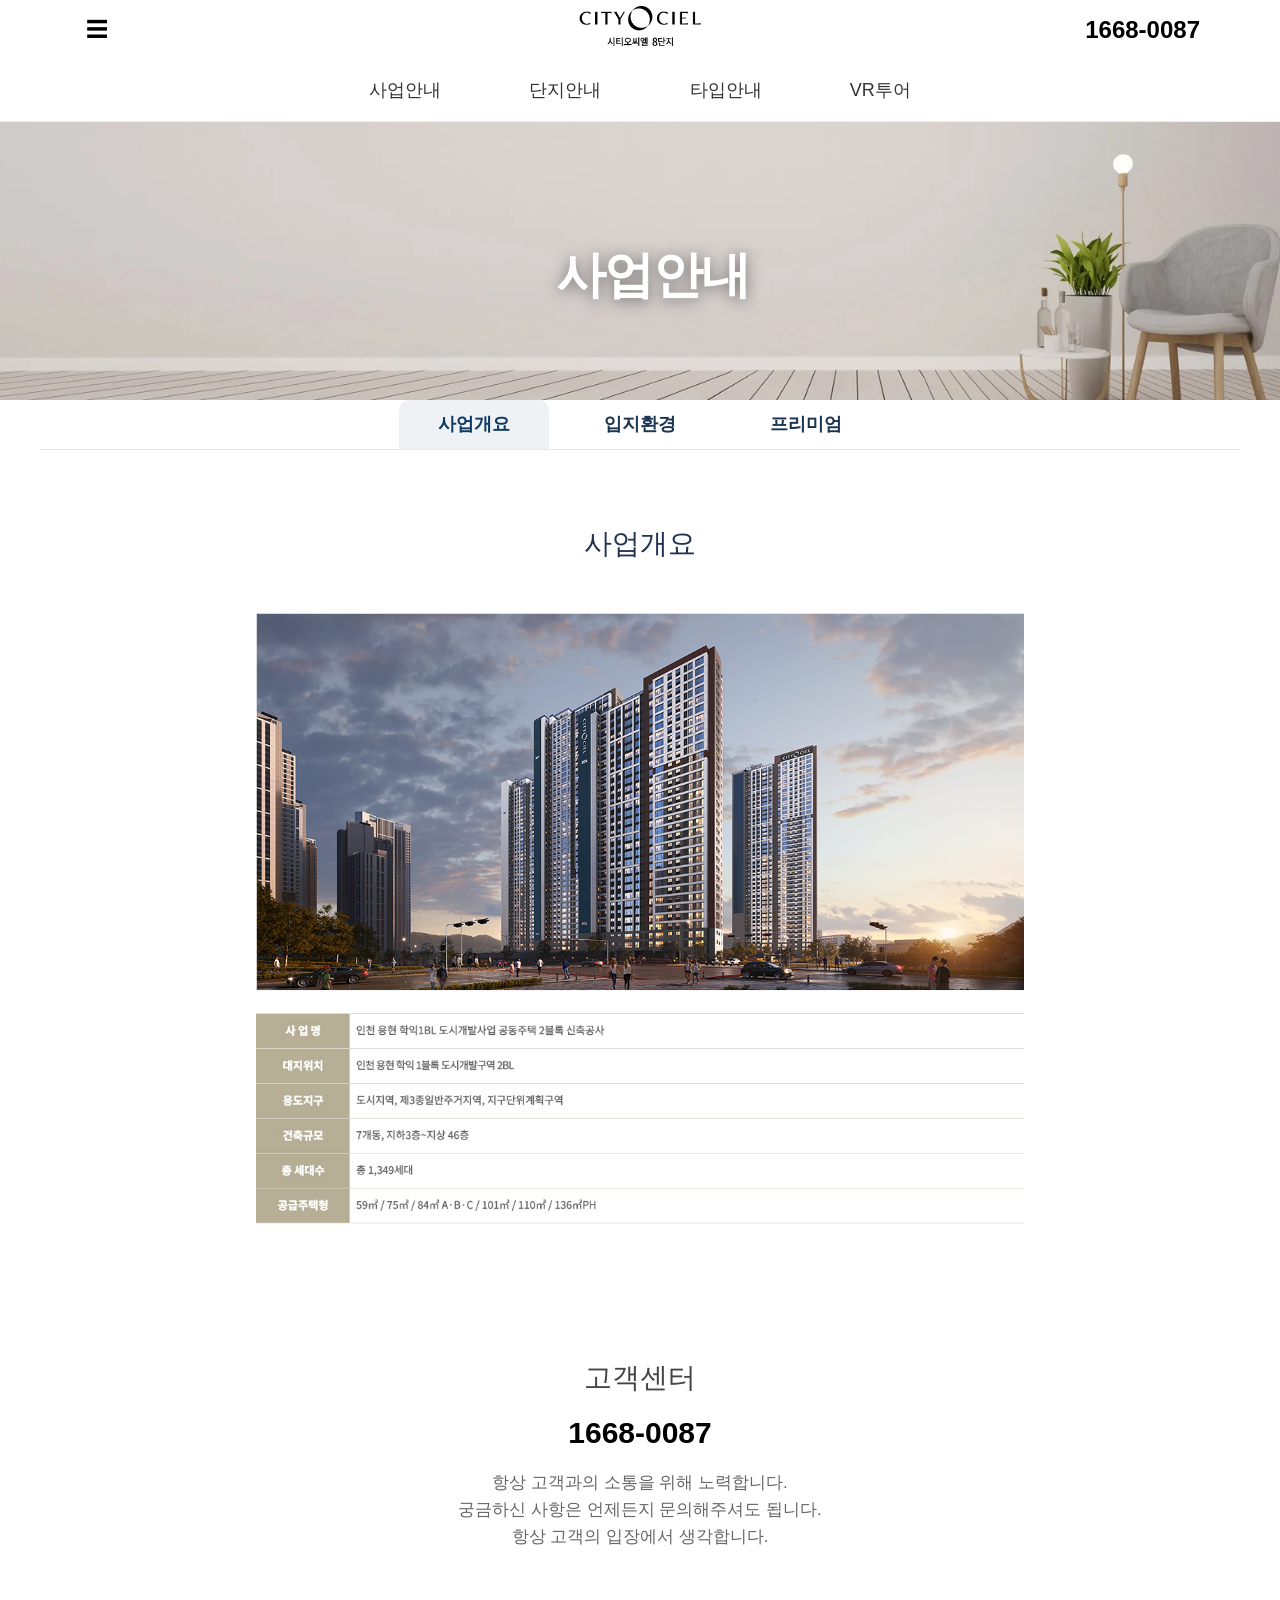
<file: business.html>
<!doctype html>
<html lang="ko">
<head>
  <meta charset="utf-8">
  <meta name="viewport" content="width=device-width, initial-scale=1">

  <!-- ✅ SEO 최적화: 서브페이지 전용 키워드 강화 -->
  <title>사업안내 | 시티오씨엘 8단지</title>
  <meta name="description" content="시티오씨엘 8단지">
  <meta name="robots" content="index, follow">
  <link rel="canonical" href="https://world-meridian.vercel.app/business.html">

  <!-- 브라우저 UI 색상 최적화 (모바일) -->
  <meta name="theme-color" content="#1a2a4e">

  <!-- ✅ 성능 최적화: 외부 리소스 사전 연결 -->
  <link rel="preconnect" href="https://fonts.gstatic.com" crossorigin>
  <link rel="preconnect" href="https://fonts.googleapis.com">
  <link rel="preconnect" href="https://cdn.jsdelivr.net">
  <link rel="stylesheet" href="https://fonts.googleapis.com/css2?family=Noto+Sans:ital,wght@0,100..900;1,100..900&display=swap">

  <!-- CSS 링크 유지 (reset, common 등 순서 중요) -->
  <link rel="stylesheet" href="css/reset.css">
  <link rel="stylesheet" href="css/common.css">
  <link rel="stylesheet" href="css/desktop.css">
  <link rel="stylesheet" href="css/mobile.css" media="(max-width: 767px)">
  <link rel="stylesheet" href="css/page-business.css" media="(max-width: 767px)">

  <!-- ✅ SNS 공유 최적화 (OG/Twitter) -->
  <meta property="og:locale" content="ko_KR">
  <meta property="og:type" content="article">
  <meta property="og:site_name" content="시티오씨엘 8단지">
  <meta property="og:title" content="사업안내 | 시티오씨엘 8단지">
  <meta property="og:description" content="시티오씨엘 8단지">
  <meta property="og:url" content="https://world-meridian.vercel.app/business.html">
  <meta property="og:image" content="https://world-meridian.vercel.app/img/sam.png">

  <meta name="twitter:card" content="summary_large_image">
  <meta name="twitter:title" content="시티오씨엘 8단지 사업안내">
  <meta name="twitter:description" content="단지 규모와 입지 가치를 한눈에 확인하세요.">

  
  <!-- 메인 스크립트 (지연 실행) -->
  <script src="js/script.js" defer></script>
</head>
<body>

<!-- ✅ 공통 헤더 -->
<header class="header">
  <div class="nav-container">
    <!-- 햄버거 버튼 -->
    <button class="menu-btn" aria-controls="site-drawer" aria-expanded="false">☰</button>

    <!-- 브랜드 이미지 -->
    <div class="brands">
      <a href="index.html">
        <img src="img/log.png" alt="" class="brand-logo">
      </a>
    </div>

    <!-- 전화 아이콘 -->
    <a class="tel" href="tel:1668-0087">
      <img src="img/call_.png" alt="전화" class="tel-icon">
      <span class="tel-text">1668-0087</span>
    </a>
  </div>

  <nav class="nav-menu">
    <a href="business.html" class="nav-link">사업안내</a>
    <a href="complex.html" class="nav-link">단지안내</a>
    <a href="types.html" class="nav-link">타입안내</a>
    <a href="vr.html" class="nav-link">VR투어</a>
  </nav>

  </header>


<!-- 모바일/사이드 메뉴 -->
<div class="drawer" id="site-drawer" aria-hidden="true">
  <div class="drawer-backdrop" data-drawer-close></div>
  <aside class="drawer-panel" role="dialog" aria-modal="true" aria-label="전체 메뉴">
    <button class="drawer-close" type="button" aria-label="메뉴 닫기" data-drawer-close>×</button>
    <nav class="drawer-nav">
      <a class="drawer-link" href="business.html">사업안내</a>
      <a class="drawer-link" href="complex.html">단지안내</a>
      <a class="drawer-link" href="types.html">타입안내</a>
      <a class="drawer-link" href="vr.html">VR투어</a>
    </nav>
  </aside>
</div>

<!-- 안내 페이지 상단 Hero 섹션 -->
<section class="page-hero">
  <div class="page-hero-inner">
    <h2 class="hero-page-title">사업안내</h2>
  </div>
</section>

<!-- 안내 탭 -->
<nav class="subtabs" aria-label="사업안내 탭">
  <button class="subtab is-active" data-tab="overview">사업개요</button>
  <button class="subtab" data-tab="location">입지환경</button>
  <button class="subtab" data-tab="premium">프리미엄</button>
</nav>

<!-- 탭 패널들 -->
<section class="subtab-panel is-active" data-panel="overview">
  <h2 id="subtabs-title" class="subtabs-title">사업개요</h2>
  <div class="img-stack">
    <img src="img/business-overview-1.jpg" alt="사업개요 이미지 1" loading="lazy">
  </div>
</section>

<section class="subtab-panel" data-panel="location">
  <h2 id="subtabs-title" class="subtabs-title">입지환경</h2>
  <img src="img/loc_1.jpg" alt="입지환경 이미지" class="subimg">
</section>

<section class="subtab-panel" data-panel="premium">
  <h2 id="subtabs-title" class="subtabs-title">프리미엄</h2>
  <img src="img/img7.png" alt="프리미엄 이미지" class="subimg">
</section>

<!-- ✅ 공통 푸터 -->
<footer class="footer">
  <div class="footer-inner">
    <p class="footer-title">고객센터</p>
    <p class="footer-phone"><a href="tel:1668-0087">1668-0087</a></p>
    <p class="footer-text">항상 고객과의 소통을 위해 노력합니다.<br>
      궁금하신 사항은 언제든지 문의해주셔도 됩니다.<br>
      항상 고객의 입장에서 생각합니다.
    </p>
  </div>
</footer>

<!-- ✅ 하단 고정 바 -->
<div class="bottom-bar">
  <a href="index.html#section-form" class="bottom-link reserve-link">방문예약</a>
  <a href="tel:1668-0087" class="bottom-link call-link">1668-0087</a>
</div>


</body>
</html>
</file>
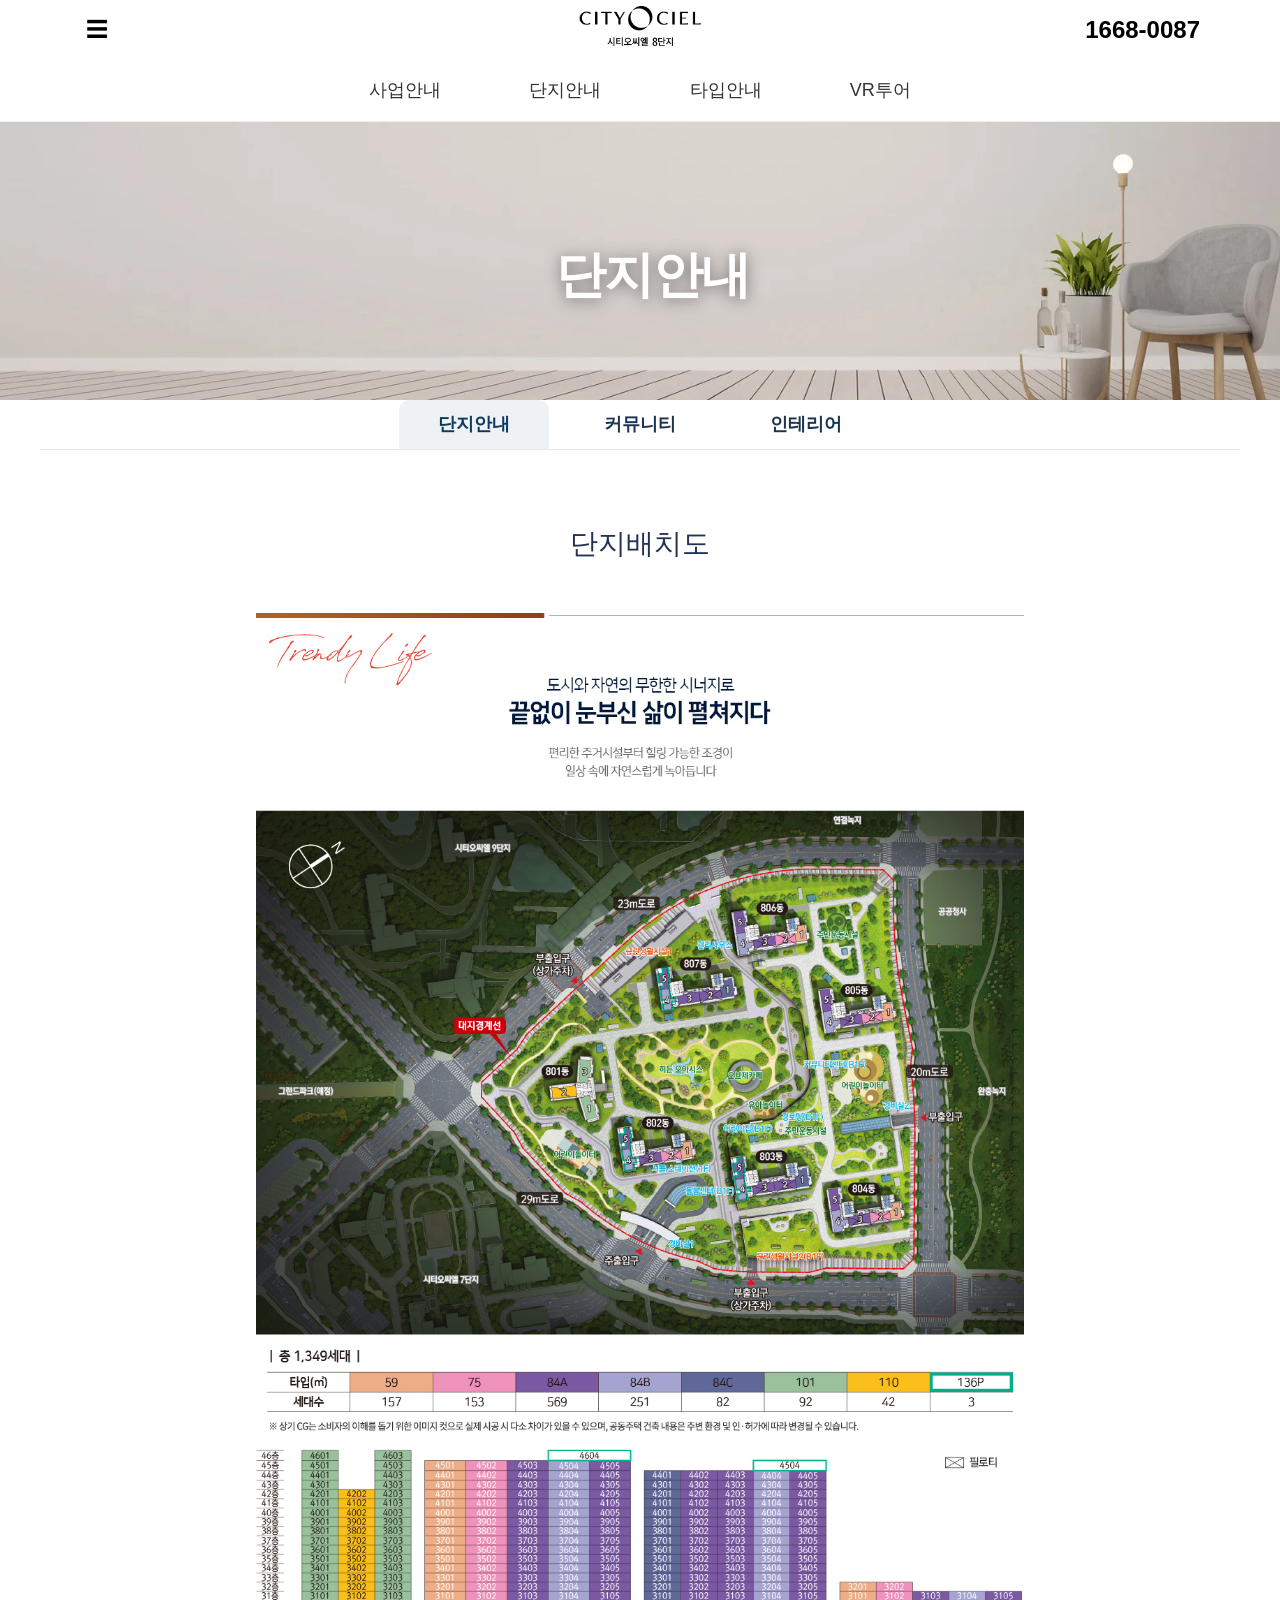
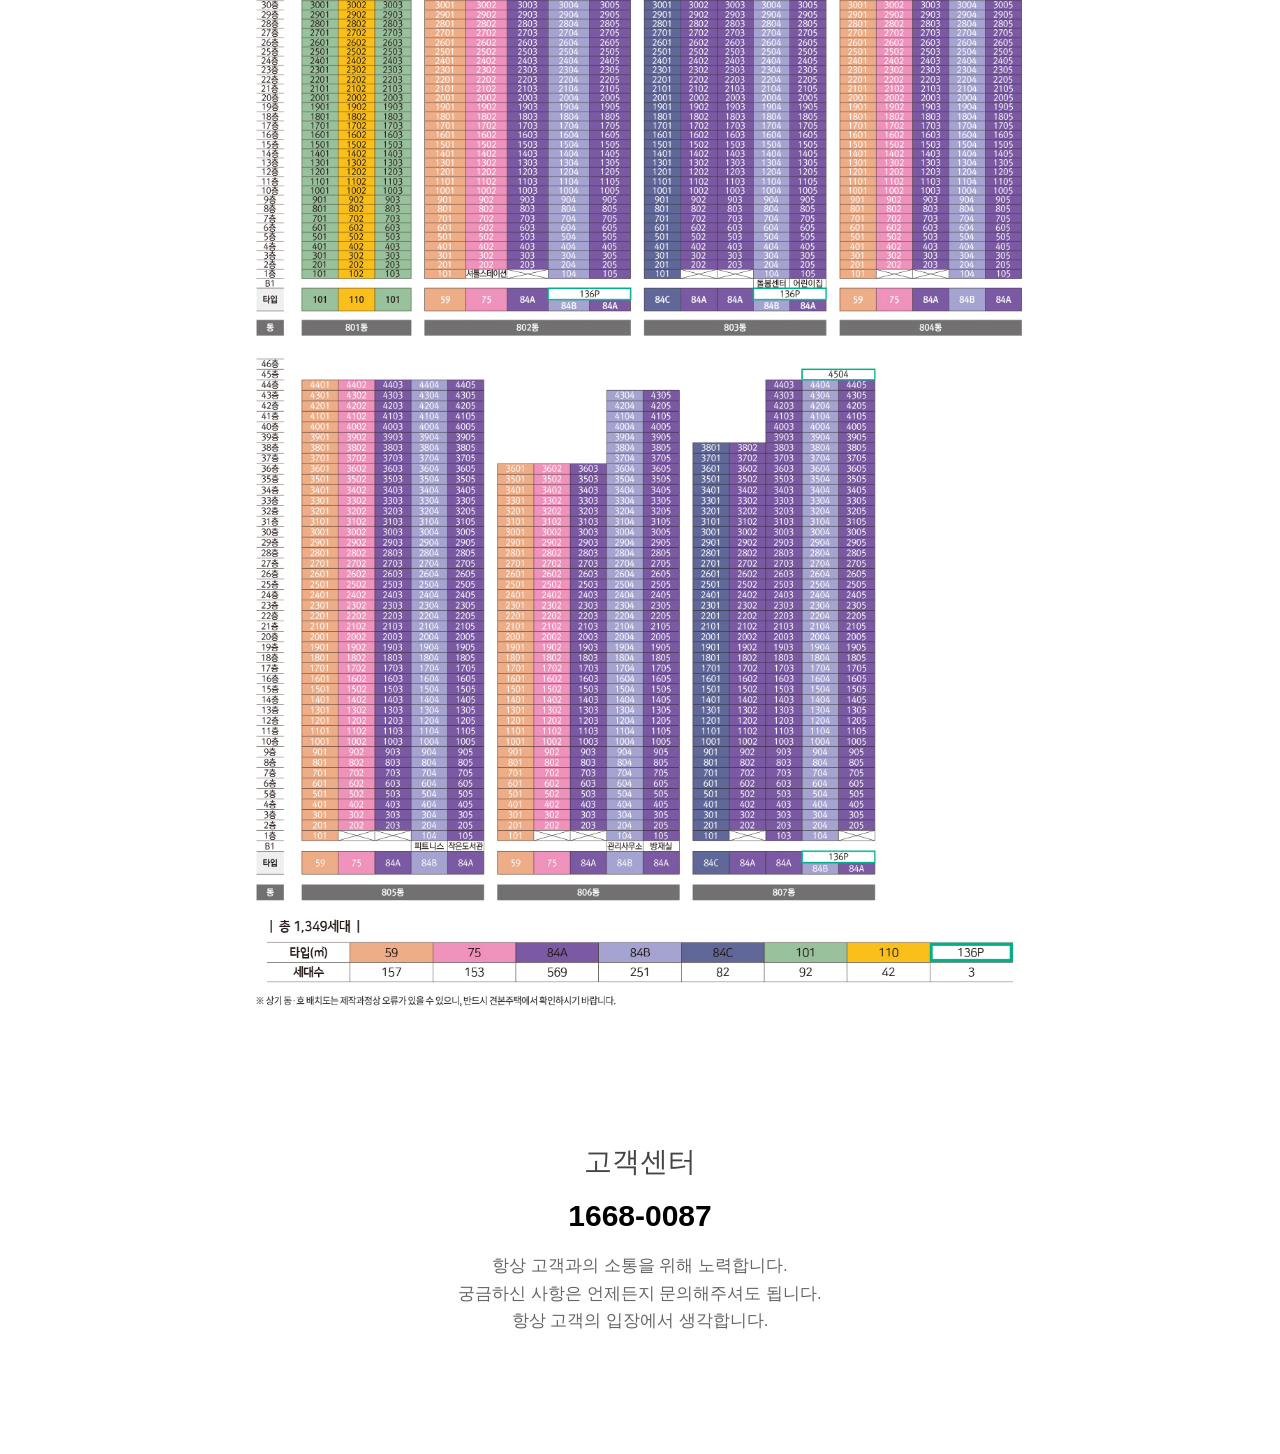
<file: complex.html>
<!doctype html>
<html lang="ko">
<head>
  <meta charset="utf-8">
  <meta name="viewport" content="width=device-width, initial-scale=1">

  <!-- ✅ SEO 최적화: 단지 가치와 특화 설계를 강조하는 키워드 배치 -->
  <title>단지안내 | 시티오씨엘 8단지</title>
  <meta name="description" content="시티오씨엘 8단지">
  <meta name="robots" content="index, follow">
  <link rel="canonical" href="https://world-meridian.vercel.app/complex.html">

  <!-- 브라우저 UI 색상 최적화 (모바일) -->
  <meta name="theme-color" content="#1a2a4e">

  <!-- ✅ 성능 최적화: 리소스 사전 연결 -->
  <link rel="preconnect" href="https://fonts.gstatic.com" crossorigin>
  <link rel="preconnect" href="https://fonts.googleapis.com">
  <link rel="preconnect" href="https://cdn.jsdelivr.net">
  <link rel="stylesheet" href="https://fonts.googleapis.com/css2?family=Noto+Sans:ital,wght@0,100..900;1,100..900&display=swap">

  <!-- CSS 링크 유지 -->
  <link rel="stylesheet" href="css/reset.css">
  <link rel="stylesheet" href="css/common.css">
  <link rel="stylesheet" href="css/desktop.css">
  <link rel="stylesheet" href="css/mobile.css" media="(max-width: 767px)">
  <link rel="stylesheet" href="css/page-complex.css" media="(max-width: 767px)">

  <!-- ✅ SNS 공유 최적화 (OG/Twitter) -->
  <meta property="og:locale" content="ko_KR">
  <meta property="og:type" content="article">
  <meta property="og:site_name" content="시티오씨엘 8단지">
  <meta property="og:title" content="단지안내 | 시티오씨엘 8단지">
  <meta property="og:description" content="시티오씨엘 8단지">
  <meta property="og:url" content="https://world-meridian.vercel.app/complex.html">
  <meta property="og:image" content="https://world-meridian.vercel.app/img/sam.png">

  <meta name="twitter:card" content="summary_large_image">
  <meta name="twitter:title" content="시티오씨엘 8단지 단지안내">
  <meta name="twitter:description" content="명품 단지 배치와 특화 설계를 한눈에 확인하세요.">



  <!-- 메인 스크립트 (지연 실행) -->
  <script src="js/script.js" defer></script>
</head>

<body>

<!-- ✅ 공통 헤더 -->
<header class="header">
  <div class="nav-container">
    <!-- 햄버거 버튼 -->
    <button class="menu-btn" aria-controls="site-drawer" aria-expanded="false">☰</button>

    <!-- 브랜드 이미지 -->
    <div class="brands">
      <a href="index.html">
        <img src="img/log.png" alt="시티오씨엘 8단지" class="brand-logo">
      </a>
    </div>

    <!-- 전화 아이콘 -->
    <a class="tel" href="tel:1668-0087">
      <img src="img/call_.png" alt="전화" class="tel-icon">
      <span class="tel-text">1668-0087</span>
    </a>
  </div>

  <nav class="nav-menu">
    <a href="business.html" class="nav-link">사업안내</a>
    <a href="complex.html" class="nav-link">단지안내</a>
    <a href="types.html" class="nav-link">타입안내</a>
    <a href="vr.html" class="nav-link">VR투어</a>
  </nav>

  </header>


<!-- 모바일/사이드 메뉴 -->
<div class="drawer" id="site-drawer" aria-hidden="true">
  <div class="drawer-backdrop" data-drawer-close></div>
  <aside class="drawer-panel" role="dialog" aria-modal="true" aria-label="전체 메뉴">
    <button class="drawer-close" type="button" aria-label="메뉴 닫기" data-drawer-close>×</button>
    <nav class="drawer-nav">
      <a class="drawer-link" href="business.html">사업안내</a>
      <a class="drawer-link" href="complex.html">단지안내</a>
      <a class="drawer-link" href="types.html">타입안내</a>
      <a class="drawer-link" href="vr.html">VR투어</a>
    </nav>
  </aside>
</div>

<!-- 안내 페이지 상단 Hero 섹션 -->
<section class="page-hero">
  <div class="page-hero-inner">
    <h2 class="hero-page-title">단지안내</h2>
  </div>
</section>

<!-- 안내 탭 -->
<nav class="subtabs" aria-label="단지안내 탭">
  <button class="subtab is-active" data-tab="siteplan">단지안내</button>
  <button class="subtab" data-tab="unitsmap">커뮤니티</button>
  <button class="subtab" data-tab="features">인테리어</button>
</nav>

<!-- 탭 패널들 (단지안내) -->
<section class="subtab-panel is-active" data-panel="siteplan">
  <h2 class="subtabs-title">단지배치도</h2>
  <div class="img-stack">
    <img src="img/complex-siteplan1.jpg" alt="단지배치도" loading="lazy">
    <img src="img/complex-siteplan2.jpg" alt="단지배치도" loading="lazy">
  </div>
</section>

<section class="subtab-panel" data-panel="unitsmap">
  <h2 class="subtabs-title">커뮤니티</h2>
  <img src="img/complex-unitsmap1.jpg" alt="특화아이템" loading="lazy">

</section>

<section id="features" class="subtab-panel" data-panel="features">
  <h2 class="subtabs-title">인테리어</h2>
  <img src="img/complex-Interior.jpg" alt="단지특화" loading="lazy">
</section>

<!-- ✅ 공통 푸터 -->
<footer class="footer">
  <div class="footer-inner">
    <p class="footer-title">고객센터</p>
    <p class="footer-phone"><a href="tel:1668-0087">1668-0087</a></p>
    <p class="footer-text">항상 고객과의 소통을 위해 노력합니다.<br>
      궁금하신 사항은 언제든지 문의해주셔도 됩니다.<br>
      항상 고객의 입장에서 생각합니다.
    </p>
  </div>
</footer>

<!-- ✅ 하단 고정 바 -->
<div class="bottom-bar">
  <a href="index.html#section-form" class="bottom-link reserve-link">방문예약</a>
  <a href="tel:1668-0087" class="bottom-link call-link">1668-0087</a>
</div>

</body>
</html>
</file>
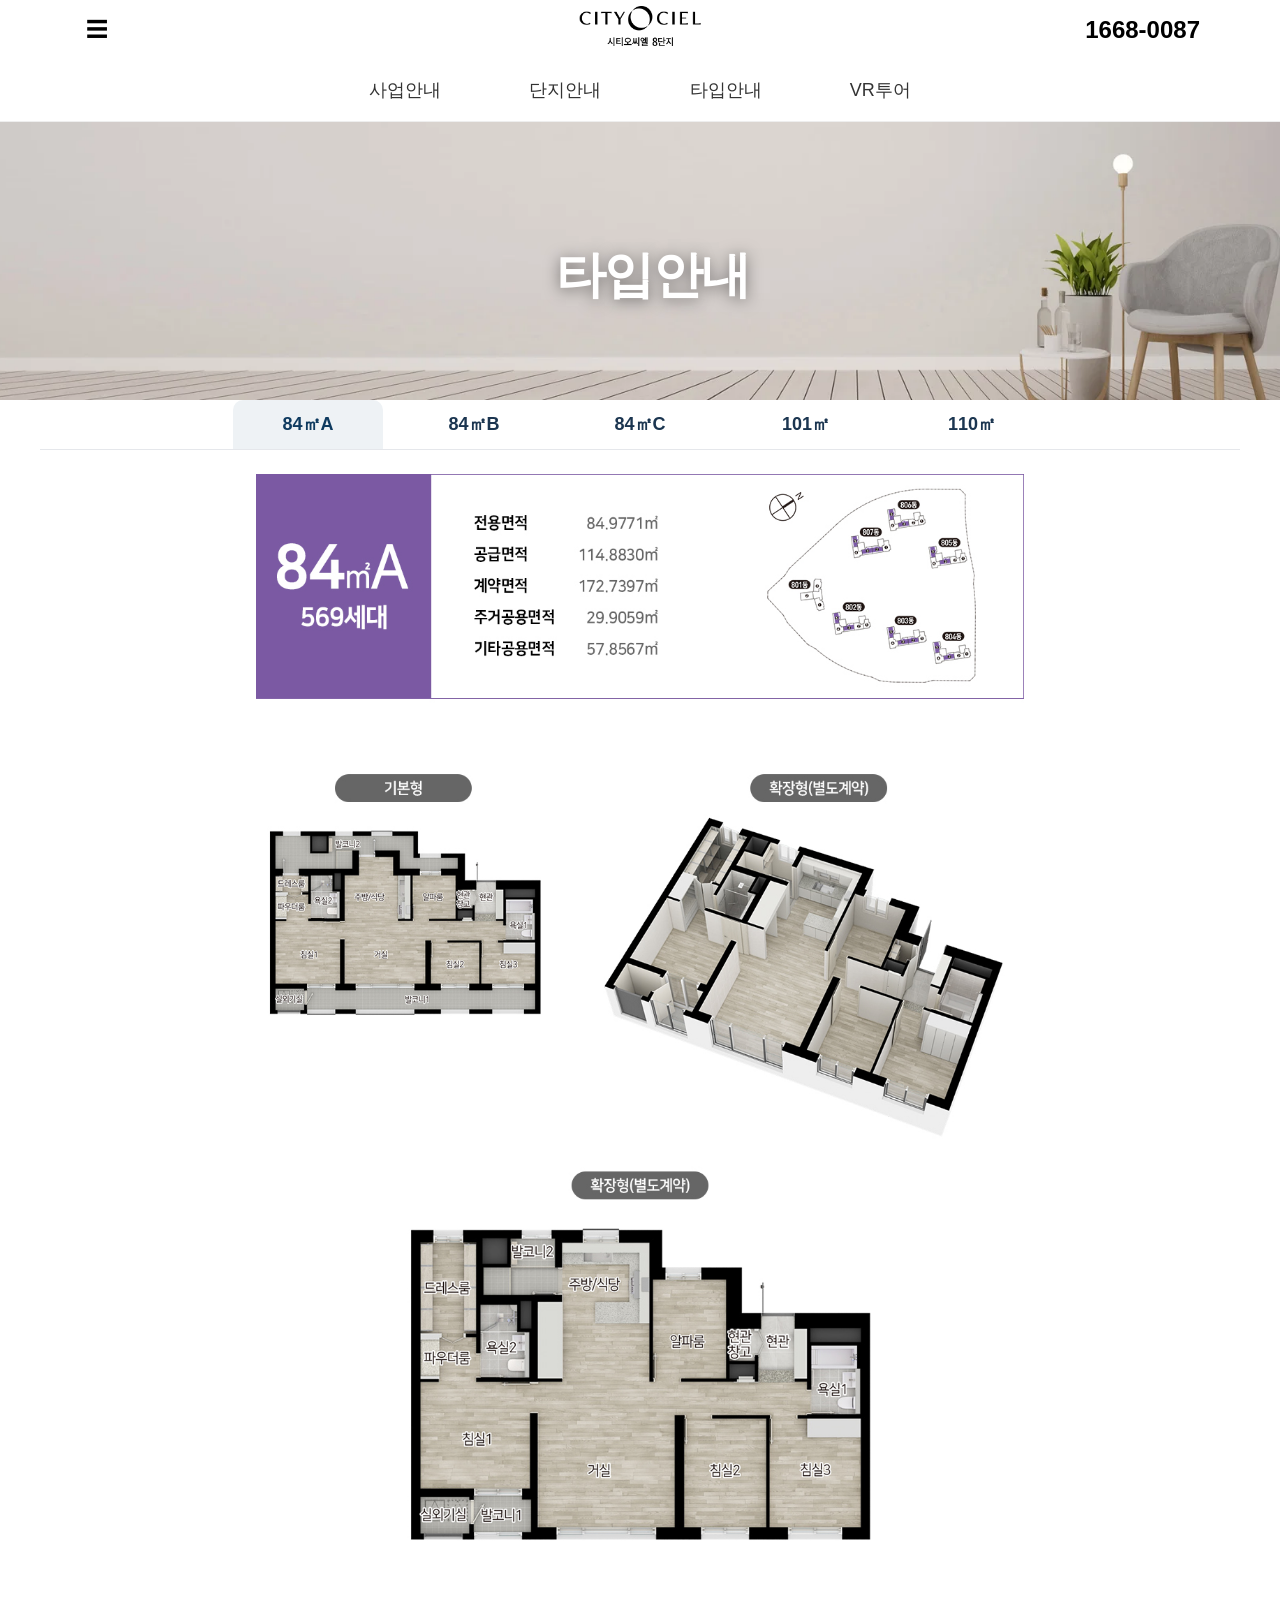
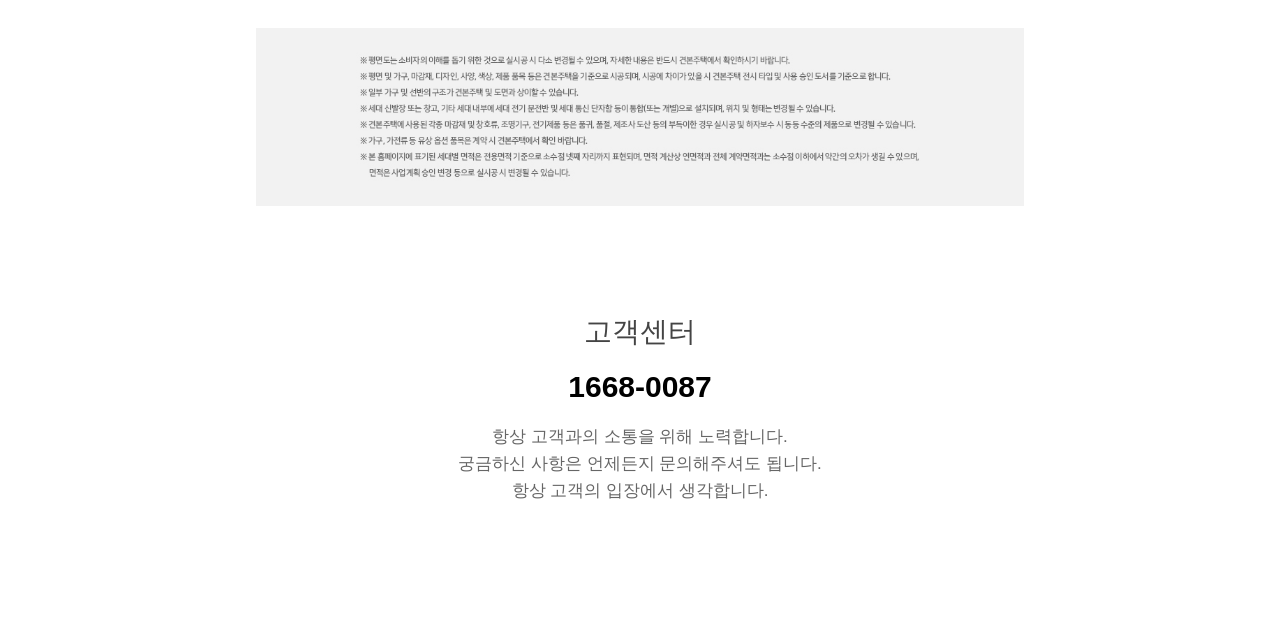
<file: types.html>
<!doctype html>
<html lang="ko">
<head>
  <meta charset="utf-8">
  <meta name="viewport" content="width=device-width, initial-scale=1">

  <!-- ✅ SEO 최적화: 사용자가 검색하는 구체적인 평면 정보를 제목에 반영 -->
  <title>타입안내 | 시티오씨엘 8단지</title>
  <meta name="description" content="시티오씨엘 8단지">
  <meta name="robots" content="index, follow">
  <link rel="canonical" href="https://world-meridian.vercel.app/types.html">

  <!-- 모바일 브라우저 최적화 -->
  <meta name="theme-color" content="#1a2a4e">

  <!-- ✅ 성능 최적화: 리소스 사전 연결 -->
  <link rel="preconnect" href="https://fonts.gstatic.com" crossorigin>
  <link rel="preconnect" href="https://fonts.googleapis.com">
  <link rel="preconnect" href="https://cdn.jsdelivr.net">
  <link rel="stylesheet" href="https://fonts.googleapis.com/css2?family=Noto+Sans:ital,wght@0,100..900;1,100..900&display=swap">

  <!-- CSS 링크 유지 (reset, common 등 순서 유지) -->
  <link rel="stylesheet" href="css/reset.css">
  <link rel="stylesheet" href="css/common.css">
  <link rel="stylesheet" href="css/desktop.css">
  <link rel="stylesheet" href="css/mobile.css" media="(max-width: 767px)">
  <link rel="stylesheet" href="css/page-types.css" media="(max-width: 767px)">

  <!-- ✅ SNS 공유 최적화 (OG/Twitter) -->
  <meta property="og:locale" content="ko_KR">
  <meta property="og:type" content="article">
  <meta property="og:site_name" content="시티오씨엘 8단지">
  <meta property="og:title" content="타입안내 | 시티오씨엘 8단지">
  <meta property="og:description" content="시티오씨엘 8단지">
  <meta property="og:url" content="https://world-meridian.vercel.app/types.html">
  <meta property="og:image" content="https://world-meridian.vercel.app/img/sam.png">

  <meta name="twitter:card" content="summary_large_image">
  <meta name="twitter:title" content="시티오씨엘 8단지 타입안내">
  <meta name="twitter:description" content="우리 가족에게 딱 맞는 평면 구조를 찾아보세요.">

  
  <!-- 메인 스크립트 (지연 실행) -->
  <script src="js/script.js" defer></script>
</head>

<body>

<!-- ✅ 공통 헤더 -->
<header class="header">
  <div class="nav-container">
    <!-- 햄버거 버튼 -->
    <button class="menu-btn" aria-controls="site-drawer" aria-expanded="false">☰</button>

    <!-- 브랜드 이미지 -->
    <div class="brands">
      <a href="index.html">
        <img src="img/log.png" alt="시티오씨엘 8단지" class="brand-logo">
      </a>
    </div>

    <!-- 전화 아이콘 -->
    <a class="tel" href="tel:1668-0087">
      <img src="img/call_.png" alt="전화" class="tel-icon">
      <span class="tel-text">1668-0087</span>
    </a>
  </div>

  <nav class="nav-menu">
    <a href="business.html" class="nav-link">사업안내</a>
    <a href="complex.html" class="nav-link">단지안내</a>
    <a href="types.html" class="nav-link">타입안내</a>
    <a href="vr.html" class="nav-link">VR투어</a>
  </nav>

  </header>


<!-- 모바일/사이드 메뉴 -->
<div class="drawer" id="site-drawer" aria-hidden="true">
  <div class="drawer-backdrop" data-drawer-close></div>
  <aside class="drawer-panel" role="dialog" aria-modal="true" aria-label="전체 메뉴">
    <button class="drawer-close" type="button" aria-label="메뉴 닫기" data-drawer-close>×</button>
    <nav class="drawer-nav">
      <a class="drawer-link" href="business.html">사업안내</a>
      <a class="drawer-link" href="complex.html">단지안내</a>
      <a class="drawer-link" href="types.html">타입안내</a>
      <a class="drawer-link" href="vr.html">VR투어</a>
    </nav>
  </aside>
</div>

<!-- 안내 페이지 상단 Hero 섹션 -->
<section class="page-hero">
  <div class="page-hero-inner">
    <h2 class="hero-page-title">타입안내</h2>
  </div>
</section>


<!-- 타입안내 탭 (a 링크로 전환) -->
<!-- 탭 네비 -->
<nav class="subtabs" aria-label="타입안내 탭">
  <button class="subtab is-active" data-tab="t84A">84㎡A</button>
  <button class="subtab" data-tab="t84B">84㎡B</button>
  <button class="subtab" data-tab="t84C">84㎡C</button>
  <button class="subtab" data-tab="t101">101㎡</button>
  <button class="subtab" data-tab="t110">110㎡</button>
</nav>

<!-- 탭 패널 -->
<section class="subtab-panel is-active" data-panel="t84A">
  <img src="img/type_84a.jpg" alt="78㎡A">
</section>
<section class="subtab-panel" data-panel="t84B">
  <img src="img/type_84b.jpg" alt="83㎡B">
</section>
<section class="subtab-panel" data-panel="t84C">
  <img src="img/type_84c.jpg" alt="84㎡A">
</section>
<section class="subtab-panel" data-panel="t101">
  <img src="img/type_101.jpg" alt="84㎡A">
</section>
<section class="subtab-panel" data-panel="t110">
  <img src="img/type_110.jpg" alt="84㎡A">
</section>

<!-- ✅ 공통 푸터 -->
<footer class="footer">
  <div class="footer-inner">
    <p class="footer-title">고객센터</p>
    <p class="footer-phone"><a href="tel:1668-0087">1668-0087</a></p>
    <p class="footer-text">항상 고객과의 소통을 위해 노력합니다.<br>
      궁금하신 사항은 언제든지 문의해주셔도 됩니다.<br>
      항상 고객의 입장에서 생각합니다.
    </p>
  </div>
</footer>

<!-- ✅ 하단 고정 바 -->
<div class="bottom-bar">
  <a href="index.html#section-form" class="bottom-link reserve-link">방문예약</a>
  <a href="tel:1668-0087" class="bottom-link call-link">1668-0087</a>
</div>

</body>
</html>
</file>
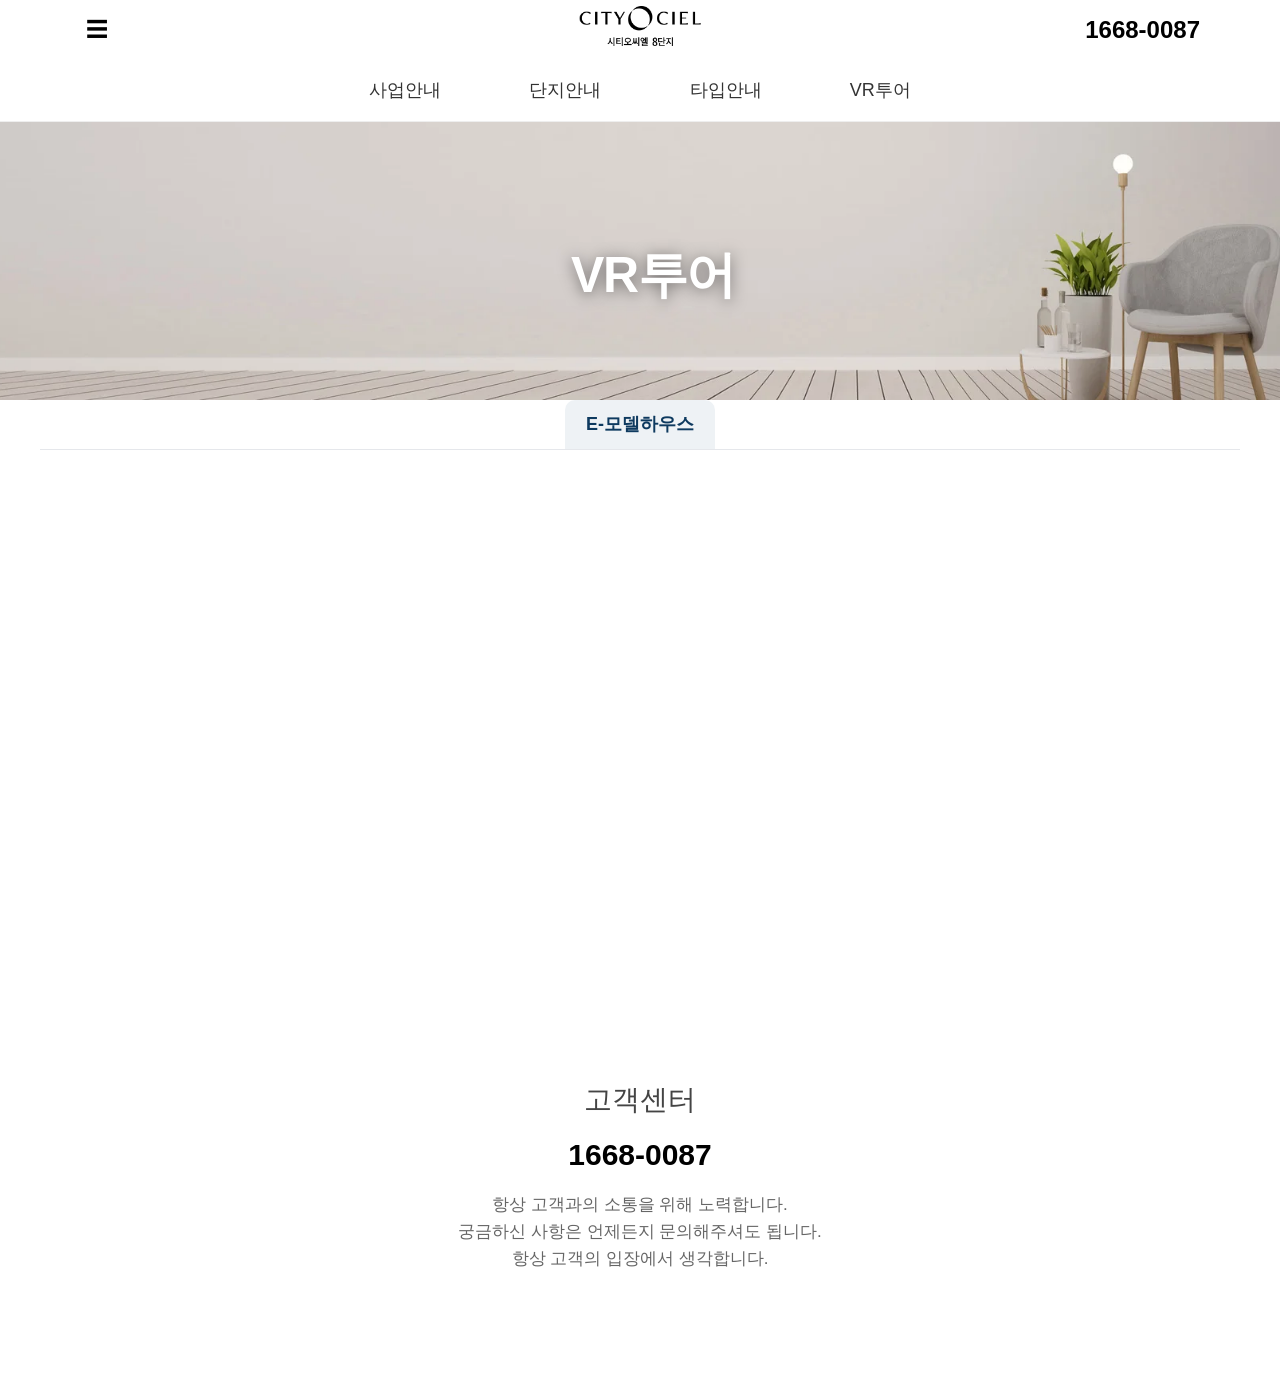
<file: vr.html>
<!doctype html>
<html lang="ko">
<head>
  <meta charset="utf-8">
  <meta name="viewport" content="width=device-width, initial-scale=1">

  <!-- ✅ SEO 최적화: 사이버 모델하우스 관련 검색 수요를 반영한 제목 설정 -->
  <title>VR투어 | 시티오씨엘 8단지</title>
  <meta name="description" content="시티오씨엘 8단지의 59·84 타입별 VR 투어를 통해 실제 공간감을 체험하세요. 사이버 모델하우스에서 동선과 가구 배치, 인테리어 디자인을 고화질 360도 뷰로 미리 확인하실 수 있습니다.">
  <meta name="keywords" content="시티오씨엘 8단지 VR, e-모델하우스, 아파트 VR 투어, 84타입 VR, 모델하우스 인테리어">
  <meta name="robots" content="index, follow">
  <link rel="canonical" href="https://borame.vercel.app/vr.html">

  <!-- 모바일 브라우저 최적화 -->
  <meta name="theme-color" content="#1a2a4e">

  <!-- ✅ 성능 최적화: VR 소스 및 폰트 사전 연결 -->
  <link rel="preconnect" href="https://fonts.gstatic.com" crossorigin>
  <link rel="preconnect" href="https://fonts.googleapis.com">
  <link rel="preconnect" href="https://cdn.jsdelivr.net">
  <link rel="preconnect" href="https://i.ytimg.com">
  <link rel="preconnect" href="https://doosan-frame.vercel.app">
  <link rel="stylesheet" href="https://fonts.googleapis.com/css2?family=Noto+Sans:ital,wght@0,100..900;1,100..900&display=swap">

  <!-- CSS 링크 유지 (reset, common 등 순서 유지) -->
  <link rel="stylesheet" href="css/reset.css">
  <link rel="stylesheet" href="css/common.css">
  <link rel="stylesheet" href="css/desktop.css">
  <link rel="stylesheet" href="css/mobile.css" media="(max-width: 767px)">
  <link rel="stylesheet" href="css/page-vr.css" media="(max-width: 767px)">

  <!-- ✅ SNS 공유 최적화 (OG/Twitter) -->
  <meta property="og:locale" content="ko_KR">
  <meta property="og:type" content="website">
  <meta property="og:site_name" content="시티오씨엘 8단지">
  <meta property="og:title" content="VR투어 | 시티오씨엘 8단지 - VR로 미리 보는 우리 집">
  <meta property="og:description" content="타입별 사이버 모델하우스를 통해 실제 공간감과 인테리어를 360도로 생생하게 확인하세요.">
  <meta property="og:url" content="https://borame.vercel.app/vr.html">
  <meta property="og:image" content="https://borame.vercel.app/img/sam.png">

  <meta name="twitter:card" content="summary_large_image">
  <meta name="twitter:title" content="시티오씨엘 8단지 사이버 모델하우스">
  <meta name="twitter:description" content="실제 현장에 온 듯한 생생한 VR 투어를 지금 시작하세요.">

  <!-- 메인 스크립트 (지연 실행) -->
  <script src="js/script.js" defer></script>
</head>

<body>

  <!-- ✅ 공통 헤더 -->
  <header class="header">
  <div class="nav-container">
    <!-- 햄버거 버튼 -->
    <button class="menu-btn" aria-controls="site-drawer" aria-expanded="false">☰</button>

    <!-- 브랜드 이미지 -->
    <div class="brands">
      <a href="index.html">
        <img src="img/log.png" alt="시티오씨엘 8단지" class="brand-logo">
      </a>
    </div>

    <!-- 전화 아이콘 -->
    <a class="tel" href="tel:1668-0087">
      <img src="img/call_.png" alt="전화" class="tel-icon">
      <span class="tel-text">1668-0087</span>
    </a>
  </div>

  <nav class="nav-menu">
    <a href="business.html" class="nav-link">사업안내</a>
    <a href="complex.html" class="nav-link">단지안내</a>
    <a href="types.html" class="nav-link">타입안내</a>
    <a href="vr.html" class="nav-link">VR투어</a>
  </nav>

  </header>


<!-- 모바일/사이드 메뉴 -->
<div class="drawer" id="site-drawer" aria-hidden="true">
  <div class="drawer-backdrop" data-drawer-close></div>
  <aside class="drawer-panel" role="dialog" aria-modal="true" aria-label="전체 메뉴">
    <button class="drawer-close" type="button" aria-label="메뉴 닫기" data-drawer-close>×</button>
    <nav class="drawer-nav">
      <a class="drawer-link" href="business.html">사업안내</a>
      <a class="drawer-link" href="complex.html">단지안내</a>
      <a class="drawer-link" href="types.html">타입안내</a>
      <a class="drawer-link" href="vr.html">VR투어</a>
    </nav>
  </aside>
</div>

  <!-- 안내 페이지 상단 Hero 섹션 -->
<section class="page-hero">
  <div class="page-hero-inner">
    <h2 class="hero-page-title">VR투어</h2>
  </div>
</section>
<!-- VR 탭 네비게이션 -->
<nav class="subtabs" aria-label="VR 투어 탭">
  <button class="subtab is-active" data-tab="t59A">E-모델하우스</button>
</nav>

<!-- 패널들 (예: iframe 자리) -->
<section class="subtab-panel is-active" data-panel="t59A">
  <div class="vr-embed">
    <iframe
        src="https://cityociel8.com/vr4/tour.html"
        allowfullscreen 
        loading="lazy"
        style="width:100%; height:500px; border:0;">
    </iframe>
  </div>
</section>


  <!-- ✅ 공통 푸터 -->
  <footer class="footer">
    <div class="footer-inner">
      <p class="footer-title">고객센터</p>
      <p class="footer-phone"><a href="tel:1668-0087">1668-0087</a></p>
      <p class="footer-text">항상 고객과의 소통을 위해 노력합니다.<br>
        궁금하신 사항은 언제든지 문의해주셔도 됩니다.<br>
        항상 고객의 입장에서 생각합니다.
      </p>
    </div>
  </footer>

  <!-- ✅ 하단 고정 바 -->
  <div class="bottom-bar">
    <a href="index.html#section-form" class="bottom-link reserve-link">방문예약</a>
    <a href="tel:1668-0087" class="bottom-link call-link">1668-0087</a>
  </div>

</body>
</html>
</file>
<file: css/common.css>
/* 공통 스타일 */
body{font-family:'Noto Sans KR',sans-serif;line-height:1.6;background:#fff;color:#111}
.header{position:sticky;top:0;background:rgba(255,255,255,.95);border-bottom:1px solid #e5e7eb;backdrop-filter:blur(10px)}
.nav-container{max-width:1200px;margin:0 auto;padding:0 20px;display:flex;justify-content:space-between;align-items:center;height:64px}
.nav-menu{display:flex;gap:20px}
.nav-link{padding:6px 12px;border-radius:8px;transition:background .2s}
.nav-link:hover,.nav-link.active{background:#f3f4f6}
.container{max-width:1200px;margin:80px auto;padding:0 20px}

/* 2. 팝업 CSS 스타일 */
.popup-overlay {
    position: fixed;
    top: 0; left: 0; 
    width: 100%; height: 100%;
    background: rgba(0, 0, 0, 0.8);
    display: none; 
    align-items: center; 
    justify-content: center;
    z-index: 10000;
}
.popup-overlay {
    display: none;
}
.popup-content {
    background: #fff;
    width: 290px; /* 이미지 너비에 맞게 조절 */
    max-width: 95%; /* 모바일에서 좌우 여백 확보 */
    border-radius: 12px;
    overflow: hidden;
    box-shadow: 0 20px 50px rgba(0,0,0,0.5);
    display: flex;
    flex-direction: column;
}

.popup-img-wrap {
    /* height 대신 max-height를 사용하여 이미지 크기에 맞춰 자동으로 조절되게 함 */
    max-height: 80vh; 
    background: #f0f0f0;
    overflow: hidden;
}

.popup-img-wrap img {
    width: 100%;
    height: 100%;
    /* 이미지 비율을 유지하면서 영역을 채움 (중요) */
    object-fit: contain; 
    display: block;
}

.popup-btn-group {
    display: flex;
    border-top: 1px solid #eee;
    background: #fff;
}

.btn-popup {
    flex: 1;
    height: 50px;
    background: #fff;
    border: none;
    font-size: 15px;
    color: #444;
    cursor: pointer;
    outline: none;
    display: flex;
    align-items: center;
    justify-content: center;
}

.btn-popup:first-child {
    border-right: 1px solid #eee;
}

.btn-close-bold {
    font-weight: bold;
    color: #007bff;
}

.btn-popup:hover {
    background: #f9f9f9;
}

/* 팝업 활성화 시 본문 스크롤 방지 */
body.popup-open {
    overflow: hidden;
}
</file>
<file: css/desktop.css>
/* ========== PC 모드 (>=768px) 최적화 CSS ========== */
@media screen and (min-width: 768px) {

  .bottom-bar{
    display: none;
  }
  .hero img:nth-of-type(n+2),
  .tel-icon {
    display: none !important;
  }
    .menu-btn { background: none; border: 0; font-size: 22px; cursor: pointer; }

  /* 2. Drawer (모바일 메뉴) 애니메이션 설정 */
  .drawer {
    position: fixed;
    inset: 0;
    z-index: 10000;
    opacity: 0;
    visibility: hidden;
    pointer-events: none;
    transition: opacity .24s ease, visibility .24s ease;
  }
  .drawer.is-open {
    opacity: 1;
    visibility: visible;
    pointer-events: auto;
  }
  .drawer-backdrop {
    position: absolute;
    inset: 0;
    background: rgba(0, 0, 0, 0);
    transition: background .24s ease;
  }
  .drawer.is-open .drawer-backdrop {
    background: rgba(0, 0, 0, .35);
  }
  .drawer-panel {
    position: absolute;
    top: 0;
    left: 0;
    height: 100%;
    width: min(84vw, 360px);
    background: #fff;
    box-shadow: 2px 0 20px rgba(0, 0, 0, .12);
    transform: translateX(-100%);
    transition: transform .28s cubic-bezier(.2, .8, .2, 1);
    padding: 16px;
    padding-top: 104px; /* 헤더 높이 고려 */
    display: flex;
    flex-direction: column;
    gap: 10px;
  }
  .drawer.is-open .drawer-panel {
    transform: translateX(0);
  }
  .drawer-close {
    position: absolute;
    top: 10px;
    right: 10px;
    border: 0;
    background: transparent;
    font-size: 40px;
    cursor: pointer;
  }
  .drawer-nav {
    display: flex;
    flex-direction: column;
    gap: 6px;
  }
  .drawer-link {
    display: block;
    padding: 14px 10px;
    font-weight: 600;
    font-size: 18px;
    color: #1b3550;
    text-decoration: none;
    border-radius: 10px;
  }
  body.drawer-open {
    overflow: hidden;
  }

  /* 3. 헤더 레이아웃 (3열 그리드 형태) */
  .header {
    position: fixed;
    top: 0;
    left: 0;
    width: 100%;
    z-index: 1000;
    background: #fff;
    border-bottom: 1px solid #eee;
  }
  .nav-container {
    display: flex;
    align-items: center;
    justify-content: space-between;
    padding: 12px 40px;
    height: 60px;
  }
  .brands {
    position: absolute;
    left: 50%;
    transform: translateX(-50%);
  }
  .brand-logo {
    height: 40px;
    width: auto;
  }
/* 1. 링크 태그 자체의 밑줄 제거 */
.tel {
  text-decoration: none !important; /* 밑줄 강제 제거 */
  display: flex;
  align-items: center;
}

/* 2. 텍스트 span의 밑줄 및 색상 고정 */
.tel-text {
  text-decoration: none !important;
  color: #000; /* 또는 원하시는 색상 */
  font-weight: 800;
  font-size: 24px;
  border: none; /* 혹시 모를 하단 테두리 제거 */
}
  .nav-menu {
    display: flex;
    max-width: 600px;
    margin: 0 auto;
    padding: 10px 0;
    justify-content: space-around;
    gap: 30px;
  }
  .nav-link {
    text-decoration: none;
    color: #333;
    font-size: 18px;
    font-weight: 500;
  }

  /* 4. 메인 비주얼 (Hero) */
  .hero {
    margin-top: 110px; /* 헤더 공간 */
    width: 100%;
  }
  .hero img {
    width: 100%;
    display: block;
  }
    #section-form {
        position: relative;
        background: url('../img/backimg\ 1.jpg') center / cover no-repeat;
        padding: 90px 0;
        height: 750px;
    }
    #section-form .pad {
      max-width: 1200px;
      margin: 0 auto;
      display: flex;
      flex-direction: row; /* 가로 나열 */
      align-items: center; /* 수직 중앙 정렬 */
      justify-content: space-between; /* 좌우 끝으로 벌리기 */
      gap: 40px; /* 좌우 간격 */
      padding: 0 20px;
    }
  /* 우측 폼은 칼럼 너비 꽉 채움 */
.backimg {
  flex: 1; /* 좌측과 동일 비율 또는 고정 너비 */
  display: flex;
  justify-content: flex-end; /* 폼을 오른쪽 끝으로 밀기 */
}


/* 좌측 텍스트 영역 */
.call-info {
  flex: 1; /* 남은 공간 차지 */
  text-align: center; /* 텍스트 왼쪽 정렬 */
}

.call-info .title {
  font-size: 42px;
  font-weight: 800;
  color: #1b3550;
  margin: 0 0 15px 0; /* 하단 간격 15px */
  line-height: 1.2;
}

.call-info .subtitle {
  font-size: 32px;
  font-weight: 700;
  color: #2c8b83;
  margin: 0 0 40px 0; /* 큰 제목 그룹과 본문 사이 간격 40px */
  line-height: 1.2;
}

.call-info h3 {
  font-size: 24px;
  font-weight: 700;
  color: #333;
  margin: 0 0 15px 0; /* 설명글 사이 간격 15px */
  line-height: 1.4;
}

.call-info h4 {
  font-size: 18px;
  color: #666;
  font-weight: 400;
  margin: 0; /* 마지막 요소는 마진 제거 */
  line-height: 1.6;
}

    /* ==== 방문예약 폼 전용 스타일 ==== */
    .visit-form {
  width: 100%;
  max-width: 500px; /* 폼 최대 너비 제한 */
  margin: 0; /* 기존 margin: 0 auto 해제 */
  background: #fff;
  padding: 40px;
  border-radius: 20px;
  box-shadow: 0 10px 30px rgba(0,0,0,0.08);
}
    .form-group{margin-bottom:25px}
    .visit-form label{display:block;font-weight:600;margin-bottom:4px;font-size:15px;text-align:left}
    .required{color:red;margin-left:3px}
    .sub-info{font-size:12px;color:#777;margin-bottom:5px;text-align:left}
    .input-row{display:flex;gap:10px;flex-wrap:wrap}
    .input-row input,
    .visit-form input[type="text"],
    .visit-form input[type="tel"],
    .visit-form select{
      flex:1;min-width:0;padding:10px;font-size:14px;border:1px solid #ccc;
      border-radius:4px;box-sizing:border-box;text-align:left;width:100%;background:#fff
    }

    /* 버튼 */
    .visit-form button{
      width:100%;padding:12px;background:#2c8b83;color:#fff;font-size:16px;border:none;
      border-radius:30px;cursor:pointer;margin-top:10px;transition:transform .02s ease,opacity .2s ease,background-color .2s ease
    }
    .visit-form button:hover{background:#2c5f59}
    .visit-form button:disabled{opacity:.5;cursor:not-allowed}

    /* 개인정보 수집·이용 동의서 */
    details.privacy-accordion{border:1px solid #e3e8eb;border-radius:10px;background:#fdfdfd;padding:8px 10px;margin-top:8px}
    details.privacy-accordion>summary{list-style:none;cursor:pointer;font-weight:800;font-size:13px;color:#2c5f59;display:flex;align-items:center;gap:6px}
    details.privacy-accordion>summary::-webkit-details-marker{display:none}
    details.privacy-accordion>summary::before{content:"▶";font-size:11px;transform:translateY(-1px);opacity:.8}
    details.privacy-accordion[open]>summary::before{content:"▼"}
    .privacy-content{white-space:pre-wrap;line-height:1.6;font-size:12px;color:#424b55;margin-top:10px;max-height:50px;overflow:auto;padding:8px;border-top:1px dashed #e6ecf0}

    .checkbox-inline{position:relative;top:22px;display:inline-block;margin-bottom:16px}
    .checkbox-inline input{position:absolute;bottom:-6px}
    .checkbox-inline span{position:absolute;bottom:-5.5px;left:23px;right:0;font-size:12px}

    /* ==== 시간 슬롯 드롭다운 ==== */
    .time-wrap{position:relative;flex:1;min-width:0}
    .time-display{
      cursor:pointer;background:
        url("data:image/svg+xml;utf8,<svg xmlns='http://www.w3.org/2000/svg' width='18' height='18' viewBox='0 0 24 24' fill='none' stroke='%232c8b83' stroke-width='2' stroke-linecap='round' stroke-linejoin='round'><circle cx='12' cy='12' r='9'/><path d='M12 7v5l3 2'/></svg>")
        no-repeat 10px 50%/18px 18px;padding-left:36px
    }
    .time-dropdown{
      position:absolute;left:0;right:0;top:calc(100% + 6px);z-index:20;background:#fff;border:1px solid #e5e7eb;border-radius:8px;
      box-shadow:0 10px 24px rgba(0,0,0,.08);max-height:280px;overflow:auto;display:none
    }
    .time-dropdown.open{display:block}
    .slot-sec{padding:8px 10px;border-bottom:1px solid #f1f5f9}
    .slot-sec h4{margin:6px 2px 8px;font-size:13px;color:#2563eb}
    .slot{padding:10px 14px;border-radius:6px;cursor:pointer;font-size:14px}
    .slot:hover,.slot:focus{background:#f1f5f9;outline:none}
    .slot[aria-selected="true"]{background:#e8f2ff}


  /* 전화: 오른쪽(3열) */
  .tel{
    grid-column: 3;
    justify-self: end;
  }
  .tel-icon{
    height: 32px;
    width: auto;
    display: block;
  }

    /* Footer */
  .footer {

    text-align: center;
    padding: 80px 16px 120px; /* 하단바 공간 확보 위해 80px 추가 */
    color: #444;
  }
  .footer-title {
    font-size: 28px;
    font-weight: 300;
    margin: 0 0 8px;
  }
  .footer-phone {
    font-size: 30px;
    font-weight: 600;
    margin: 0 0 12px;
  }
  .footer-phone a {
    color: #000;
    text-decoration: none;
  }
  .footer-text {
    font-size: 17px;
    line-height: 1.6;
    color: #666;
    margin: 0;
    font-weight: 300;
  }

    /* 안내페이지 상단 */
    .page-hero {
    position: relative;
    width: 100%;
    height: 500px;
    background: url('../img/special-bg.png') center bottom / cover no-repeat;
    display: flex;
    color: #fff;
    padding-top: 150px;
  }

  .page-hero-inner {
    text-align: left;
    margin-left: 2vw;
    line-height: 1.2;  /* ✅ 텍스트 줄간격 조정 */
  }

  .page-hero .hero-kor {
    font-size: clamp(16px, 4vw, 25px);
    font-weight: 300;
    margin-bottom: 10px; /* ✅ 기본 8px → 줄임 */
  }

  .page-hero .hero-eng {
    font-size: clamp(28px, 4vw,70px);
    font-weight: 500;
    letter-spacing: 0.03em;
    margin-top: 0; /* 혹시 기본 margin 있으면 제거 */
  }
/* ----- Sub Tabs ----- */
.subtabs{
  position: sticky;
  top: var(--header-h, 96px);
  z-index: 500;
  display: flex;
  flex-wrap: nowrap;              /* ✅ 줄바꿈 금지 */
  gap: 0;
  background: #fff;
  border-bottom: 1px solid #e5e7eb;
  overflow: hidden;               /* ✅ 바깥으로 안 나가게 */
  -webkit-overflow-scrolling: touch;
}

  /* 탭 바 컨테이너(있다면) 정렬/폭 */
  .subtabs{
    max-width: 1200px;
    margin: 0 auto;
    position: static;   /* ← sticky 끄기 */
    top: auto;
    z-index: auto;
    display: flex;
    flex-wrap: nowrap;            /* 한 줄 유지 */
    justify-content: center;      /* 가운데 정렬 */
    gap: 16px;                    /* 탭 간격 */
    border-bottom: 1px solid #e5e7eb;
    overflow: visible;            /* PC에선 잘리지 않게 */
  }

  .subtab{
    -webkit-tap-highlight-color: transparent;
    flex: 0 0 auto;               /* 텍스트 길이만큼 */
    min-width: 150px;
    white-space: nowrap;
    overflow: hidden;
    text-overflow: ellipsis;

    padding: 10px 18px;           /* PC 여백 업 */
    font: inherit;
    font-weight: 700;
    font-size: 18px;              /* PC 고정 크기 */
    color: #1b3550;
    background: transparent;
    border: 0;
    border-radius: 10px 10px 0 0;
    cursor: pointer;
    transition: background .15s ease, color .15s ease;
  }

  /* 호버 */
  .subtab:hover{
    background: #f5f7fa;
    color: #0e3a5f;
  }

  /* 활성 */
  .subtab.is-active{
    color: #0e3a5f;
    background: #eef2f5;
    border-radius: 10px 10px 0 0;
  }

  /* 포커스 접근성 */
  .subtab:focus-visible{
    outline: 2px solid #91b5ff;
    outline-offset: 2px;
  }

  /* 패널: PC는 적당한 패딩과 가독성 라인 높이 */
  .subtab-panel{
    display: none;
    padding: 24px 0;
    line-height: 1.4;
    scroll-margin-top: calc(var(--header-h, 96px) + 8px); /* 앵커 이동 시 헤더 보정 */
  }
  .subtab-panel.is-active{ display: block; }
  .subtab-panel img{
  display: block;
  width: 60%;
  height: auto;
  margin: 0 auto;
  padding: 0;
  border: 0;
  border-radius: 0;
  object-fit: cover; /* 이미지가 박스를 꽉 채우게 (비율 유지) */
}
.subtabs-title{
  text-align: center;
  margin: 50px 0;                 /* ↑↓ 50px */
  font-size: clamp(22px, 3.5vw, 28px);
  font-weight: 400;
  color: #233252;
}
/* VR iframe 중앙정렬 + 반응형 */
.vr-embed{
  max-width: 1200px;     /* 필요시 조절 */
  margin: 0 auto;        /* 가운데 정렬 */
  padding: 0 16px;       /* 좌우 여백(옵션) */
  display: flex;
  justify-content: center;
}

.vr-embed iframe{
  display: block;
  width: 100%;
  max-width: 1024px;     /* iframe 자체 최대폭 (원하면 변경) */
  aspect-ratio: 16 / 9;  /* 비율 유지해서 높이 자동 */
  height: 630px;
  border: 0;
}
.page-hero {
    position: relative;
    width: 100%;
    height: 400px; /* 높이가 너무 낮으면(100px) 답답해 보일 수 있어 상향 조정 권장 */
    background: url('../img/special-bg.png') 100% bottom / cover no-repeat;
    
    /* 추가된 중앙 정렬 코드 */
    display: flex;
    justify-content: center; /* 좌우 가운데 정렬 */
    align-items: center;     /* 상하 가운데 정렬 */
    text-align: center;
    
    color: #fff;
    /* padding-top: 150px; */ /* 완벽한 중앙 정렬을 위해 기존 패딩은 주석 처리하거나 제거하세요 */
}

/* 내부 텍스트 스타일 */
.page-hero h2 {
    font-size: clamp(32px, 5vw, 50px);
    font-weight: 700;
    letter-spacing: -0.03em;
    text-shadow: 0 2px 15px rgba(0, 0, 0, 0.5); /* 배경 대비 가독성 확보 */
    margin: 0;
}
}
</file>
<file: css/mobile.css>
@media screen and (max-width: 767px) {

  .hero img:nth-of-type(1){display: none;}
  /* ===== 전역 설정 ===== */
  :root { --header-h: 108px; }
  html, body { margin: 0; overflow-x: hidden; scroll-behavior: smooth; }
  *, *::before, *::after { box-sizing: border-box; }
  body { padding-top: var(--header-h) !important; -webkit-overflow-scrolling: touch; }

  /* ===== 헤더 (Header) ===== */
  .header { position: fixed; top: 0; left: 0; width: 100%; z-index: 1000; background: #fff; }
  .nav-container { display: flex; justify-content: space-between; align-items: center; padding: 12px 16px; }
  .menu-btn { background: none; border: 0; font-size: 22px; cursor: pointer; }
  .brands { display: block; text-align: center; }
  .brand-logo { height: 30px; width: auto; display: block; margin: 0 auto; }
  .tel-icon { height: 28px; width: auto; display: block; }
  .tel-text { display: none; } /* 모바일에서 텍스트 숨김 */
  .nav-menu { display: flex; flex-wrap: wrap; justify-content: center; gap: 0; padding: 1px 0; border-top: 1px solid #eee; }
  .nav-link { flex: 1 1 25%; text-align: center; font-size: 18px; font-weight: 500; white-space: nowrap; padding: 6px 0; text-decoration: none; color: #000; }

  /* ===== 사이드 메뉴 (Drawer) ===== */
  .drawer {position: fixed; inset: 0; z-index: 10000;
    opacity: 0; visibility: hidden; pointer-events: none;
    transition: opacity .24s ease, visibility .24s ease;
  }
  .drawer.is-open { opacity: 1; visibility: visible; pointer-events: auto; }
  .drawer-backdrop { position: absolute; inset: 0; background: rgba(0,0,0,0); transition: background .24s ease; }
  .drawer.is-open .drawer-backdrop { background: rgba(0,0,0,.35); }
  .drawer-panel {
    position: absolute; top: 0; left: 0; height: 100%; width: min(84vw, 360px);
    background: #fff; box-shadow: 2px 0 20px rgba(0,0,0,.12);
    transform: translateX(-100%); transition: transform .28s cubic-bezier(.2,.8,.2,1);
    padding: 16px; padding-top: calc(var(--header-h) + 8px);
    display: flex; flex-direction: column; gap: 10px;
  }
  .drawer.is-open .drawer-panel { transform: translateX(0); }
  .drawer-close { position: absolute; top: 10px; right: 10px; border: 0; background: transparent; font-size: 40px; line-height: 1; cursor: pointer; color: #333; }
  .drawer-nav { display: flex; flex-direction: column; gap: 6px; }
  .drawer-link { display: block; padding: 14px 10px; font-weight: 600; font-size: 18px; color: #1b3550; text-decoration: none; border-radius: 10px; }
  .drawer-link:hover { background: #f1f4f7; color: #0e3a5f; }
  body.drawer-open { overflow: hidden; }

  /* ===== 히어로 섹션 (Hero) ===== */
  .hero { width: 100%; height: auto; overflow: hidden; background: #fff; line-height: 0; }
  .hero img { width: 100%; height: auto; display: block; object-fit: contain; }

  /* ===== 방문예약 섹션 (Section 11) ===== */
  .section11 { padding: 40px 0; }
  .section11-inner { width: 100%; max-width: 640px; margin: 0 auto; padding: 0 16px; }
  
  .call-info { text-align: center; margin-bottom: 20px; }
  .call-info .brand { font-size: 18px; font-weight: 600; color: #113B66; }
  .call-info .phone a { font-size: 28px; font-weight: 700; color: #000; text-decoration: none; }
  .call-info .headline { font-size: 20px; margin-top: 10px; color: #2c8b83; font-weight: 800; }
  .call-info .sub { font-size: 14px; color: #666; }

  .visit-form {
    width: 100%; max-width: 500px; margin: 0 auto; padding: 30px 20px;
    font-family: 'Noto Sans KR', sans-serif; color: #333;
    background: #f7fbfb; border-radius: 12px; box-shadow: 0 8px 24px rgba(0,0,0,.06);
  }
  .form-group { margin-bottom: 25px; }
  .visit-form label { display: block; font-weight: 600; margin-bottom: 4px; font-size: 15px; text-align: left; }
  .required { color: red; margin-left: 3px; }
  .sub-info { font-size: 12px; color: #777; margin-bottom: 5px; text-align: left; }
  .input-row { display: flex; gap: 10px; flex-wrap: wrap; }
  .input-row input, .visit-form input[type="text"], .visit-form input[type="tel"] {
    flex: 1; min-width: 0; padding: 10px; font-size: 14px;
    border: 1px solid #ccc; border-radius: 4px; width: 100%; background: #fff;
  }
  .time-input {
    background: url("data:image/svg+xml;utf8,<svg xmlns='http://www.w3.org/2000/svg' width='18' height='18' viewBox='0 0 24 24' fill='none' stroke='%232c8b83' stroke-width='2' stroke-linecap='round' stroke-linejoin='round'><circle cx='12' cy='12' r='9'/><path d='M12 7v5l3 2'/></svg>") no-repeat 10px 50% / 18px 18px;
    padding-left: 36px !important;
  }
  .visit-form button {
    width: 100%; padding: 12px; background-color: #2c8b83; color: #fff;
    font-size: 16px; border: none; border-radius: 30px; cursor: pointer; margin-top: 10px;
  }
  .visit-form button:disabled { opacity: .5; cursor: not-allowed; }

  /* 약관 아코디언 */
  details.privacy-accordion { border: 1px solid #e3e8eb; border-radius: 10px; background: #fdfdfd; padding: 8px 10px; margin-top: 8px; }
  details.privacy-accordion > summary { list-style: none; cursor: pointer; font-weight: 800; font-size: 13px; color: #2c5f59; display: flex; align-items: center; gap: 6px; }
  details.privacy-accordion > summary::before { content: "▶"; font-size: 11px; }
  details.privacy-accordion[open] > summary::before { content: "▼"; }
  .privacy-content { white-space: pre-wrap; line-height: 1.6; font-size: 12px; color: #424b55; margin-top: 10px; max-height: 150px; overflow: auto; padding: 8px; border-top: 1px dashed #e6ecf0; }

  .checkbox-inline { display: flex; align-items: center; gap: 8px; margin-top: 15px; cursor: pointer; }
  .checkbox-inline span { font-size: 13px; color: #444; }

  /* ===== 푸터 (Footer) ===== */
  .footer { text-align: center; padding: 60px 16px 100px; color: #444; }
  .footer-title { font-size: 24px; font-weight: 600; margin-bottom: 8px; }
  .footer-phone a { font-size: 28px; font-weight: 700; color: #000; text-decoration: none; }
  .footer-text { font-size: 15px; line-height: 1.6; color: #666; margin-top: 10px; }

  /* ===== 하단 고정바 (Bottom Bar) ===== */
        .bottom-bar {
            position: fixed;
            bottom: 0;
            left: 0;
            width: 100%;
            display: flex;
            z-index: 9999;
            height: 70px;
            /* 버튼들이 바닥에 딱 붙지 않도록 패딩과 간격 추가 */
            padding: 10px;
            gap: 10px;
            box-sizing: border-box;
        }

        .bottom-link {
            display: flex;
            align-items: center;
            justify-content: center;
            font-size: 23px; /* 30px은 모바일에서 너무 클 수 있어 조절 */
            font-weight: 700;
            text-decoration: none;
            /* 라운드 효과 추가 */
            border-radius: 12px; /* 부드러운 사각형은 12px, 완전한 알약 모양은 35px */
            transition: opacity 0.2s;
        }

        .bottom-link:active {
            opacity: 0.8;
        }

        .reserve-link {
          flex: 2;
          background: #0d4e79;
          color: #ffffff;
        }

        .call-link {
          border: 2px solid #0d4e79;
          font-size: 23px;
          flex: 3;
          background: #ffffff;
          color: #0d4e79;
        }

  /* 애니메이션 최적화 */
  @media (prefers-reduced-motion: reduce) {
    .drawer, .drawer-backdrop, .drawer-panel { transition: none !important; }
  }
    #section-form {
      background: url('../img/backimg\ 1.jpg') center bottom / cover;
      padding-bottom: 20px;
    }
    /* ==== 방문예약 폼 전용 스타일 ==== */
    .visit-form {
      width:95%;max-width:500px;margin:0 auto;padding:30px 20px;
      font-family:'Noto Sans KR',sans-serif;color:#333;box-sizing:border-box;
      background:#f7fbfb;border-radius:12px;box-shadow:0 8px 24px rgba(0,0,0,.06)
    }
    .form-group{margin-bottom:25px}
    .visit-form label{display:block;font-weight:600;margin-bottom:4px;font-size:15px;text-align:left}
    .required{color:red;margin-left:3px}
    .sub-info{font-size:12px;color:#777;margin-bottom:5px;text-align:left}
    .input-row{display:flex;gap:10px;flex-wrap:wrap}
    .input-row input,
    .visit-form input[type="text"],
    .visit-form input[type="tel"],
    .visit-form select{
      flex:1;min-width:0;padding:10px;font-size:14px;border:1px solid #ccc;
      border-radius:4px;box-sizing:border-box;text-align:left;width:100%;background:#fff
    }

    /* 버튼 */
    .visit-form button{
      width:100%;padding:12px;background:#2c8b83;color:#fff;font-size:16px;border:none;
      border-radius:30px;cursor:pointer;margin-top:10px;transition:transform .02s ease,opacity .2s ease,background-color .2s ease
    }
    .visit-form button:hover{background:#2c5f59}
    .visit-form button:disabled{opacity:.5;cursor:not-allowed}

    /* 개인정보 수집·이용 동의서 */
    details.privacy-accordion{border:1px solid #e3e8eb;border-radius:10px;background:#fdfdfd;padding:8px 10px;margin-top:8px}
    details.privacy-accordion>summary{list-style:none;cursor:pointer;font-weight:800;font-size:13px;color:#2c5f59;display:flex;align-items:center;gap:6px}
    details.privacy-accordion>summary::-webkit-details-marker{display:none}
    details.privacy-accordion>summary::before{content:"▶";font-size:11px;transform:translateY(-1px);opacity:.8}
    details.privacy-accordion[open]>summary::before{content:"▼"}
    .privacy-content{white-space:pre-wrap;line-height:1.6;font-size:12px;color:#424b55;margin-top:10px;max-height:200px;overflow:auto;padding:8px;border-top:1px dashed #e6ecf0}

    .checkbox-inline{position:relative;top:9px;display:inline-block;margin-bottom:16px}
    .checkbox-inline input{position:absolute;bottom:-6px}
    .checkbox-inline span{position:absolute;bottom:-4.7px;left:23px;right:0;font-size:12px}

    /* ==== 시간 슬롯 드롭다운 ==== */
    .time-wrap{position:relative;flex:1;min-width:0}
    .time-display{
      cursor:pointer;background:
        url("data:image/svg+xml;utf8,<svg xmlns='http://www.w3.org/2000/svg' width='18' height='18' viewBox='0 0 24 24' fill='none' stroke='%232c8b83' stroke-width='2' stroke-linecap='round' stroke-linejoin='round'><circle cx='12' cy='12' r='9'/><path d='M12 7v5l3 2'/></svg>")
        no-repeat 10px 50%/18px 18px;padding-left:36px
    }
    .time-dropdown{
      position:absolute;left:0;right:0;top:calc(100% + 6px);z-index:20;background:#fff;border:1px solid #e5e7eb;border-radius:8px;
      box-shadow:0 10px 24px rgba(0,0,0,.08);max-height:280px;overflow:auto;display:none
    }
    .time-dropdown.open{display:block}
    .slot-sec{padding:8px 10px;border-bottom:1px solid #f1f5f9}
    .slot-sec h4{margin:6px 2px 8px;font-size:13px;color:#2563eb}
    .slot{padding:10px 14px;border-radius:6px;cursor:pointer;font-size:14px}
    .slot:hover,.slot:focus{background:#f1f5f9;outline:none}
    .slot[aria-selected="true"]{background:#e8f2ff}
    .title{text-align:center;font-weight:400;font-size:32px; color: #585858; margin:0 auto; padding-top: 50px;}
    .subtitle{text-align:center;color: rgb(1, 67, 144); font-weight: 500; margin:0px 0 24px; font-size: 40px;}
    #section-form h3{
      text-align: center; font-size: 25px; color: #666666;
    }
    #section-form h4{
      text-align: center; font-weight: 600; color: #338077;
    }
        /* 안내페이지 상단 */
.page-hero {
    position: relative;
    width: 100%;
    height: 150px; /* 높이가 너무 낮으면(100px) 답답해 보일 수 있어 상향 조정 권장 */
    background: url('../img/special-bg.png') 100% bottom / cover no-repeat;
    
    /* 추가된 중앙 정렬 코드 */
    display: flex;
    justify-content: center; /* 좌우 가운데 정렬 */
    align-items: center;     /* 상하 가운데 정렬 */
    text-align: center;
    
    color: #fff;
    /* padding-top: 150px; */ /* 완벽한 중앙 정렬을 위해 기존 패딩은 주석 처리하거나 제거하세요 */
}

/* 내부 텍스트 스타일 */
.page-hero h2 {
    font-size: clamp(32px, 5vw, 50px);
    font-weight: 700;
    letter-spacing: -0.03em;
    text-shadow: 0 2px 15px rgba(0, 0, 0, 0.5); /* 배경 대비 가독성 확보 */
    margin: 0;
}
}
</file>
<file: css/page-business.css>
/* ----- Sub Tabs ----- */
.subtabs{
  position: sticky;
  top: var(--header-h, 96px);
  z-index: 500;
  display: flex;
  flex-wrap: nowrap;              /* ✅ 줄바꿈 금지 */
  gap: 0;
  background: #fff;
  border-bottom: 1px solid #e5e7eb;
  overflow: hidden;               /* ✅ 바깥으로 안 나가게 */
  -webkit-overflow-scrolling: touch;
}

.subtab{
  -webkit-tap-highlight-color: transparent;
  flex: 1 1 0;                    /* ✅ 균등 분배 + 축소 허용 */
  min-width: 0;                   /* ✅ 내용 길어도 줄바꿈 대신 축소 허용 */
  white-space: nowrap;            /* ✅ 두 줄 금지 */
  text-overflow: ellipsis;        /* 너무 좁을 때 … 처리(원치 않으면 제거) */
  overflow: hidden;

  /* 화면 너비에 맞춰 글자/패딩도 함께 줄어듦 */
  padding: clamp(8px, 1.6vw, 12px) clamp(8px, 1.8vw, 16px);
  font: inherit;
  font-weight: 700;
  font-size: clamp(12px, 4vw, 30px);  /* ✅ 최소~최대 범위 */
  color: #1b3550;
  background: transparent;
  border: 0;
  cursor: pointer;
  outline: none;
}

.subtab.is-active{
  color: #0e3a5f;
  background: #eef2f5;
  border-radius: 8px 8px 0 0;
}

.subtab:focus-visible{
  outline: 2px solid #91b5ff;
  outline-offset: 2px;
}

/* 탭 패널 공통 */
.subtab-panel{ display: none; padding: 0; line-height: 0; }
.subtab-panel.is-active{ display: block; }

/* 모든 탭 패널 공통: 패딩 0 */
.subtab-panel{
  padding: 0;
}

.subtabs-title{
  text-align: center;
  margin: 50px 5px;                 /* ↑↓ 50px */
  font-size: clamp(25px, 4vw, 28px);
  font-weight: 400;
  color: #233252;
}

/* 모든 탭 패널 이미지: 위아래 여백 0 + 가로 100% + 라운딩 제거 */
.subtab-panel img{
  display: block;
  width: 100%;
  height: auto;
  margin: 0;
  padding: 0;
  border: 0;
  border-radius: 0;
  object-fit: cover; /* 이미지가 박스를 꽉 채우게 (비율 유지) */
}

/* 여러 장을 위아래로 '딱 붙이기' */
.img-stack{
  display: flex;
  flex-direction: column;
  line-height: 0; /* 이미지 사이 미세 공백 제거 */
}
.img-stack img:last-child{
    width: 100%;
    margin: 0 auto;
}
.img-stack img{ margin: 0; } /* 안전하게 한 번 더 */
</file>
<file: css/page-complex.css>
/* 단지안내 전용 스타일 *//* ----- Sub Tabs ----- */
.subtabs{
  position: sticky;
  top: var(--header-h, 96px);
  z-index: 500;
  display: flex;
  flex-wrap: nowrap;              /* ✅ 줄바꿈 금지 */
  gap: 0;
  background: #fff;
  border-bottom: 1px solid #e5e7eb;
  overflow: hidden;               /* ✅ 바깥으로 안 나가게 */
  -webkit-overflow-scrolling: touch;
}

.subtab{
  -webkit-tap-highlight-color: transparent;
  flex: 1 1 0;                    /* ✅ 균등 분배 + 축소 허용 */
  min-width: 0;                   /* ✅ 내용 길어도 줄바꿈 대신 축소 허용 */
  white-space: nowrap;            /* ✅ 두 줄 금지 */
  text-overflow: ellipsis;        /* 너무 좁을 때 … 처리(원치 않으면 제거) */
  overflow: hidden;

  /* 화면 너비에 맞춰 글자/패딩도 함께 줄어듦 */
  padding: clamp(8px, 1.6vw, 12px) clamp(8px, 1.8vw, 16px);
  font: inherit;
  font-weight: 700;
  font-size: clamp(12px, 4vw, 30px);  /* ✅ 최소~최대 범위 */
  color: #1b3550;
  background: transparent;
  border: 0;
  cursor: pointer;
  outline: none;
}

.subtab.is-active{
  color: #0e3a5f;
  background: #eef2f5;
  border-radius: 8px 8px 0 0;
}

.subtab:focus-visible{
  outline: 2px solid #91b5ff;
  outline-offset: 2px;
}

/* 탭 패널 공통 */
.subtab-panel{ display: none; padding: 0; line-height: 0; }
.subtab-panel.is-active{ display: block; }

/* 모든 탭 패널 공통: 패딩 0 */
.subtab-panel{
  padding: 0;
}

.subtabs-title{
  text-align: center;
  margin: 50px 0;                 /* ↑↓ 50px */
  font-size: clamp(22px, 3.5vw, 28px);
  font-weight: 400;
  color: #233252;
}

/* 모든 탭 패널 이미지: 위아래 여백 0 + 가로 100% + 라운딩 제거 */
.subtab-panel img{
  display: block;
  width: 100%;
  height: auto;
  margin: 0;
  padding: 0;
  border: 0;
  border-radius: 0;
  object-fit: cover; /* 이미지가 박스를 꽉 채우게 (비율 유지) */
}

/* 여러 장을 위아래로 '딱 붙이기' */
.img-stack{
  display: flex;
  flex-direction: column;
  line-height: 0; /* 이미지 사이 미세 공백 제거 */
}
.img-stack img{ margin: 0; } /* 안전하게 한 번 더 */
</file>
<file: css/page-types.css>
.subtabs{
  position: sticky;
  top: var(--header-h, 96px);
  z-index: 500;
  display: flex;
  flex-wrap: wrap;
  gap: 0;
  background: #fff;
  border-bottom: 1px solid #e5e7eb;
  overflow: hidden;               /* ✅ 바깥으로 안 나가게 */
  -webkit-overflow-scrolling: touch;
}

.subtab{
  -webkit-tap-highlight-color: transparent;
  flex: 0 0 33.33%;
  min-width: 0;                   /* ✅ 내용 길어도 줄바꿈 대신 축소 허용 */
  white-space: nowrap;            /* ✅ 두 줄 금지 */
  text-overflow: ellipsis;        /* 너무 좁을 때 … 처리(원치 않으면 제거) */
  overflow: hidden;
  

  /* 화면 너비에 맞춰 글자/패딩도 함께 줄어듦 */
  padding: clamp(8px, 1.6vw, 12px) clamp(8px, 1.8vw, 16px);
  font: inherit;
  font-weight: 700;
  font-size: clamp(12px, 4vw, 30px);  /* ✅ 최소~최대 범위 */
  color: #1b3550;
  background: transparent;
  border: 0;
  cursor: pointer;
  outline: none;
}

.subtab.is-active{
  color: #0e3a5f;
  background: #eef2f5;
  border-radius: 8px 8px 0 0;
}

.subtab:focus-visible{
  outline: 2px solid #91b5ff;
  outline-offset: 2px;
}

/* 탭 패널 공통 */
.subtab-panel{ display: none; padding: 0; line-height: 0; }
.subtab-panel.is-active{ display: block; }

/* 모든 탭 패널 공통: 패딩 0 */
.subtab-panel{
  padding: 0;
}

.subtabs-title{
  text-align: center;
  margin: 50px 0;                 /* ↑↓ 50px */
  font-size: clamp(22px, 3.5vw, 28px);
  font-weight: 400;
  color: #233252;
}

/* 모든 탭 패널 이미지: 위아래 여백 0 + 가로 100% + 라운딩 제거 */
.subtab-panel img{
  display: block;
  width: 100%;
  height: auto;
  margin: 10px 0 0 0;
  padding: 0;
  border: 0;
  border-radius: 0;
  object-fit: cover; /* 이미지가 박스를 꽉 채우게 (비율 유지) */
}
</file>
<file: css/page-vr.css>
/* VR투어 전용 스타일 *//* 단지안내 전용 스타일 *//* ----- Sub Tabs ----- */
.subtabs{
  position: sticky;
  top: var(--header-h, 96px);
  z-index: 500;
  display: flex;
  flex-wrap: nowrap;              /* ✅ 줄바꿈 금지 */
  gap: 0;
  background: #fff;
  border-bottom: 1px solid #e5e7eb;
  overflow: hidden;               /* ✅ 바깥으로 안 나가게 */
  -webkit-overflow-scrolling: touch;
}

.subtab{
  -webkit-tap-highlight-color: transparent;
  flex: 1 1 0;                    /* ✅ 균등 분배 + 축소 허용 */
  min-width: 0;                   /* ✅ 내용 길어도 줄바꿈 대신 축소 허용 */
  white-space: nowrap;            /* ✅ 두 줄 금지 */
  text-overflow: ellipsis;        /* 너무 좁을 때 … 처리(원치 않으면 제거) */
  overflow: hidden;

  /* 화면 너비에 맞춰 글자/패딩도 함께 줄어듦 */
  padding: clamp(8px, 1.6vw, 12px) clamp(8px, 1.8vw, 16px);
  font: inherit;
  font-weight: 700;
  font-size: clamp(12px, 4vw, 30px);  /* ✅ 최소~최대 범위 */
  color: #1b3550;
  background: transparent;
  border: 0;
  cursor: pointer;
  outline: none;
}

.subtab.is-active{
  color: #0e3a5f;
  background: #eef2f5;
  border-radius: 8px 8px 0 0;
}

.subtab:focus-visible{
  outline: 2px solid #91b5ff;
  outline-offset: 2px;
}

/* 탭 패널 공통 */
.subtab-panel{ display: none; padding: 0; line-height: 0; }
.subtab-panel.is-active{ display: block; }

/* 모든 탭 패널 공통: 패딩 0 */
.subtab-panel{
  padding: 0;
}
.vr-embed iframe{
  height: 500px;
  width:100%; 
}
</file>
